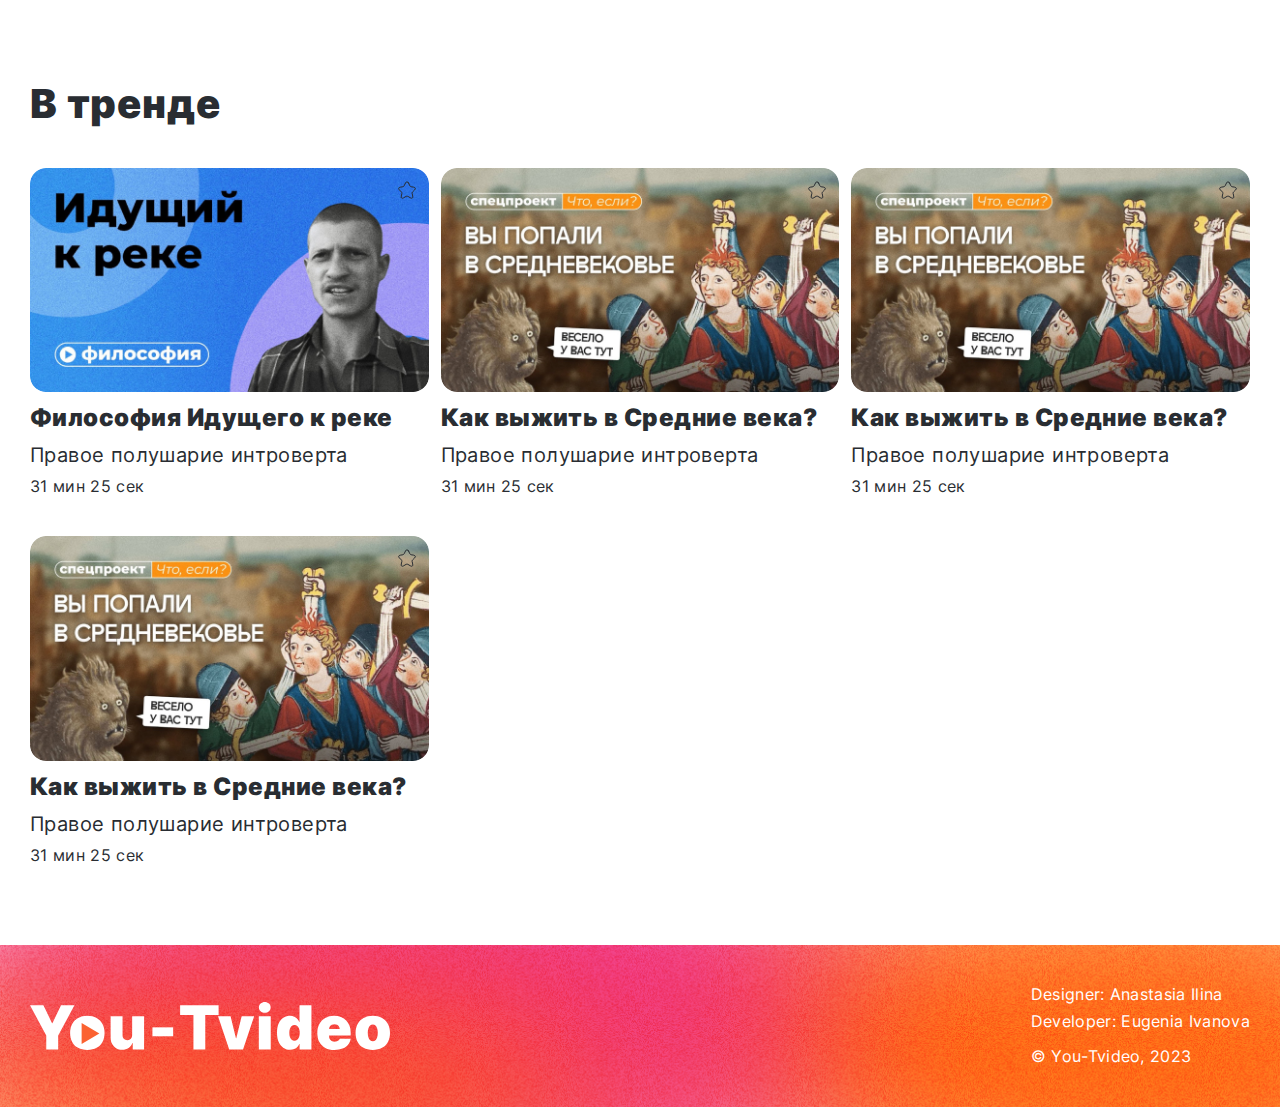
<file: index.html>
<!DOCTYPE html>
<html lang="ru">
<head>
  <meta charset="UTF-8">
  <meta name="viewport" content="width=device-width, initial-scale=1.0">
  <title>Удобный видеохостинг для тебя You-Tvideo</title>

  <link rel="stylesheet" href="css/normalize.css">
  <link rel="stylesheet" href="css/index.css">

  <script defer src="js/navigo.min.js"></script>
  <script defer src="js/index.js"></script>
</head>
<body>

  <main>

    <section class="video-list">
      <div class="container">
        <h2 class="video-list__title">В тренде</h2>

        <ul class="video-list__items">
          <li class="video-list__item">
            <article class="video-card">
              <a class="video-card__link" href="/video.html?id=457gjhs6y77">
                <img class="video-card__thumbnail" src="image/img1.jpg" alt="Превью видео">

                <h3 class="video-card__title">Философия Идущего к реке</h3>

                <p class="video-card__channel">Правое полушарие интроверта</p>

                <p class="video-card__duration">31 мин 25 сек</p>
              </a>

              <button class="video-card__favorite" type="button" aria-label="Добавить в избранное">
                <svg class="video-card__icon">
                  <use class="star-o" xlink:href="image/sprite.svg#star-ob"></use>
                  <use class="star" xlink:href="image/sprite.svg#star"></use>
                </svg>
              </button>
            </article>
          </li>

          <li class="video-list__item">
            <article class="video-card">
              <a class="video-card__link" href="/video.html?id=457gjhs6y77">
                <img class="video-card__thumbnail" src="image/img2.jpg" alt="Превью видео">
          
                <h3 class="video-card__title">Как выжить в Средние века?</h3>
          
                <p class="video-card__channel">Правое полушарие интроверта</p>
          
                <p class="video-card__duration">31 мин 25 сек</p>
              </a>
          
              <button class="video-card__favorite video-card__favorite_active" type="button" aria-label="Добавить в избранное">
                <svg class="video-card__icon">
                  <use class="star-o" xlink:href="image/sprite.svg#star-ob"></use>
                  <use class="star" xlink:href="image/sprite.svg#star"></use>
                </svg>
              </button>
            </article>
          </li>

          <li class="video-list__item">
            <article class="video-card">
              <a class="video-card__link" href="/video.html?id=457gjhs6y77">
                <img class="video-card__thumbnail" src="image/img2.jpg" alt="Превью видео">
          
                <h3 class="video-card__title">Как выжить в Средние века?</h3>
          
                <p class="video-card__channel">Правое полушарие интроверта</p>
          
                <p class="video-card__duration">31 мин 25 сек</p>
              </a>
          
              <button class="video-card__favorite video-card__favorite_active" type="button" aria-label="Добавить в избранное">
                <svg class="video-card__icon">
                  <use class="star-o" xlink:href="image/sprite.svg#star-ob"></use>
                  <use class="star" xlink:href="image/sprite.svg#star"></use>
                </svg>
              </button>
            </article>
          </li>

          <li class="video-list__item">
            <article class="video-card">
              <a class="video-card__link" href="/video.html?id=457gjhs6y77">
                <img class="video-card__thumbnail" src="image/img2.jpg" alt="Превью видео">
          
                <h3 class="video-card__title">Как выжить в Средние века?</h3>
          
                <p class="video-card__channel">Правое полушарие интроверта</p>
          
                <p class="video-card__duration">31 мин 25 сек</p>
              </a>
          
              <button class="video-card__favorite video-card__favorite_active" type="button" aria-label="Добавить в избранное">
                <svg class="video-card__icon">
                  <use class="star-o" xlink:href="image/sprite.svg#star-ob"></use>
                  <use class="star" xlink:href="image/sprite.svg#star"></use>
                </svg>
              </button>
            </article>
          </li>
        </ul>
      </div>
    </section>
  </main>

  <footer class="footer">
    <div class="container footer__container">
      <a class="footer__link footer__link-logo" href="/">
        <svg class="footer__logo" viewBox="0 0 360 48" role="img" aria-label="Логотип сервиса You-Tvideo">
          <use xlink:href="/image/sprite.svg#logo-white"></use>
        </svg>
      </a>

      
      <ul class="footer__developers">
        <li class="footer__developers-item">
          Designer: <a class="footer__developers-link" href="https://t.me/Mrshmallowww" target="_blank"rel="noopener">Anastasia Ilina</a>
        </li>
        <li class="footer__developers-item">
          Developer: <a class="footer__developers-link" href="https://t.me/sesame163" target="_blank"rel="noopener">Eugenia Ivanova</a>
        </li>
      </ul>
      
      <p class="footer__copyright">© You-Tvideo, 2023</p>
    </div>
  </footer>

</body>
</html>
</file>
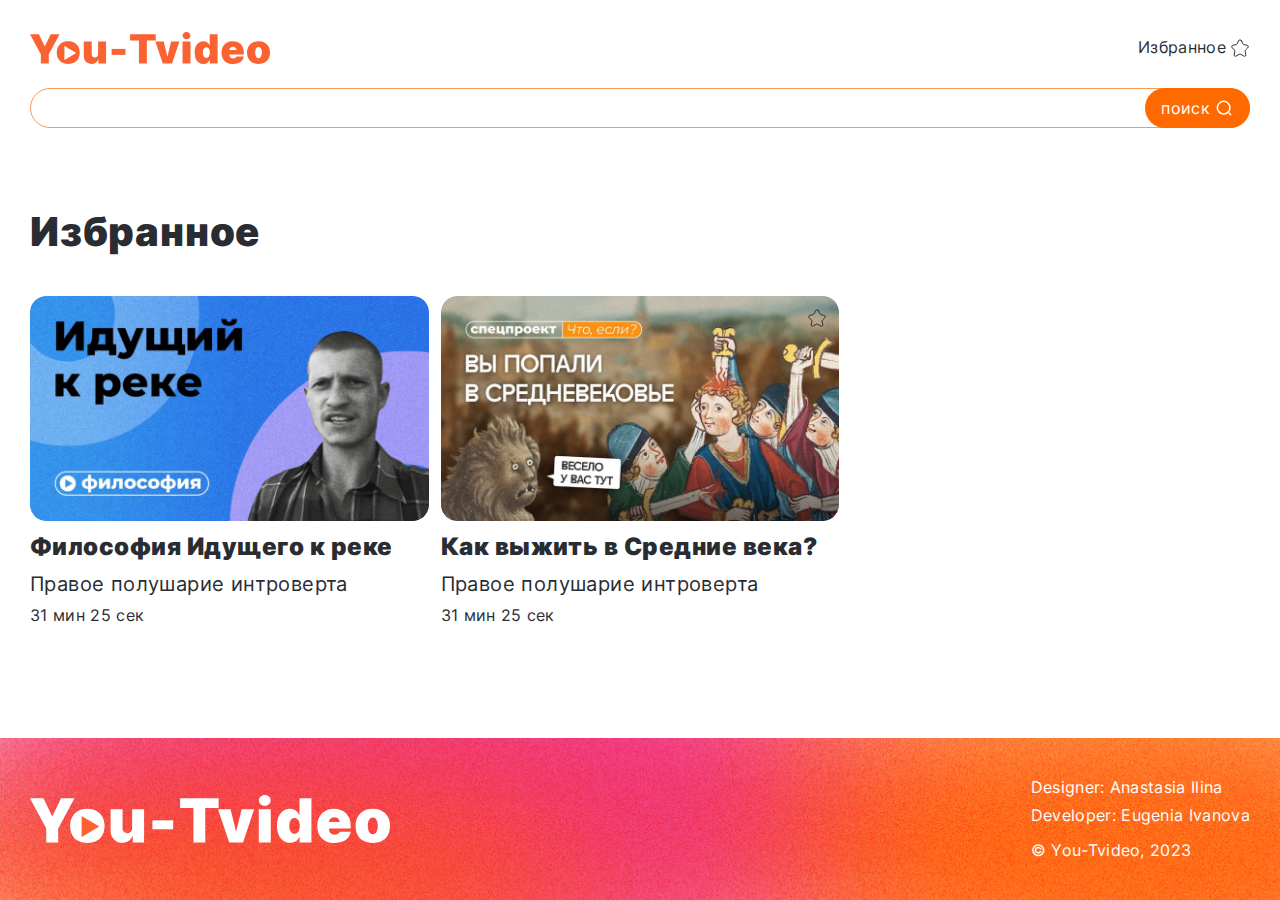
<file: favorite.html>
<!DOCTYPE html>
<html lang="ru">
<head>
  <meta charset="UTF-8">
  <meta name="viewport" content="width=device-width, initial-scale=1.0">
  <title>Удобный видеохостинг для тебя You-Tvideo</title>

  <link rel="stylesheet" href="css/normalize.css">
  <link rel="stylesheet" href="css/index.css">
  <script defer src="js/index.js"></script>
</head>
<body>
  <header class="header">
    <div class="header__container container">
      <a class="header__link" href="/">
        <svg class="header__logo" viewBox="0 0 240 32" role="img" aria-label="Логотип сервиса You-Tvideo">
          <use xlink:href="/image/sprite.svg#logo-orange"></use>
        </svg>
      </a>

      <a class="header__link header__link_favorite" href="/favorite.html">
        <span class="header__link-text">Избранное</span>
        <svg class="header__icon">
          <use xlink:href="image/sprite.svg#star-ob"></use>
        </svg>
      </a>
    </div>
  </header>

  <main>
    <div class="search">
      <div class="container">
        <form class="search__form">
          <input class="search__input" type="search">
          <button class="search__btn" type="submit">
            <span>поиск</span>
            <svg class="search__icon">
              <use xlink:href="image/sprite.svg#search"></use>
            </svg>
          </button>
        </form>
      </div>
    </div>

    <section class="video-list">
      <div class="container">
        <h2 class="video-list__title">Избранное</h2>

        <ul class="video-list__items">
          <li class="video-list__item">
            <article class="video-card">
              <a class="video-card__link" href="/video.html?id=457gjhs6y77">
                <img class="video-card__thumbnail" src="image/img1.jpg" alt="Превью видео">
        
                <h3 class="video-card__title">Философия Идущего к реке</h3>
        
                <p class="video-card__channel">Правое полушарие интроверта</p>
        
                <p class="video-card__duration">31 мин 25 сек</p>
              </a>
        
              <button class="video-card__favorite" type="button"></button>
            </article>
          </li>
        
          <li class="video-list__item">
            <article class="video-card">
              <a class="video-card__link" href="/video.html?id=457gjhs6y77">
                <img class="video-card__thumbnail" src="image/img2.jpg" alt="Превью видео">
        
                <h3 class="video-card__title">Как выжить в Средние века?</h3>
        
                <p class="video-card__channel">Правое полушарие интроверта</p>
        
                <p class="video-card__duration">31 мин 25 сек</p>
              </a>
        
              <button class="video-card__favorite" type="button" aria-label="Добавить в избранное">
                <svg class="search__icon">
                  <use class="star-o" xlink:href="image/sprite.svg#star-ob"></use>
                  <use class="star" xlink:href="image/sprite.svg#star"></use>
                </svg>
              </button>
            </article>
          </li>
        </ul>
      </div>
    </section>
  </main>

  <footer class="footer">
    <div class="container footer__container">
      <a class="footer__link footer__link-logo" href="/">
        <svg class="footer__logo" viewBox="0 0 360 48"" role=" img" aria-label="Логотип сервиса You-Tvideo">
          <use xlink:href="/image/sprite.svg#logo-white"></use>
        </svg>
      </a>

      
      <ul class="footer__developers">
        <li class="footer__developers-item">
          Designer: <a class="footer__developers-link" href="https://t.me/Mrshmallowww" target="_blank"rel="noopener">Anastasia Ilina</a>
        </li>
        <li class="footer__developers-item">
          Developer: <a class="footer__developers-link" href="https://t.me/sesame163" target="_blank"rel="noopener">Eugenia Ivanova</a>
        </li>
      </ul>
      
      <p class="footer__copyright">© You-Tvideo, 2023</p>
    </div>
  </footer>

</body>
</html>
</file>
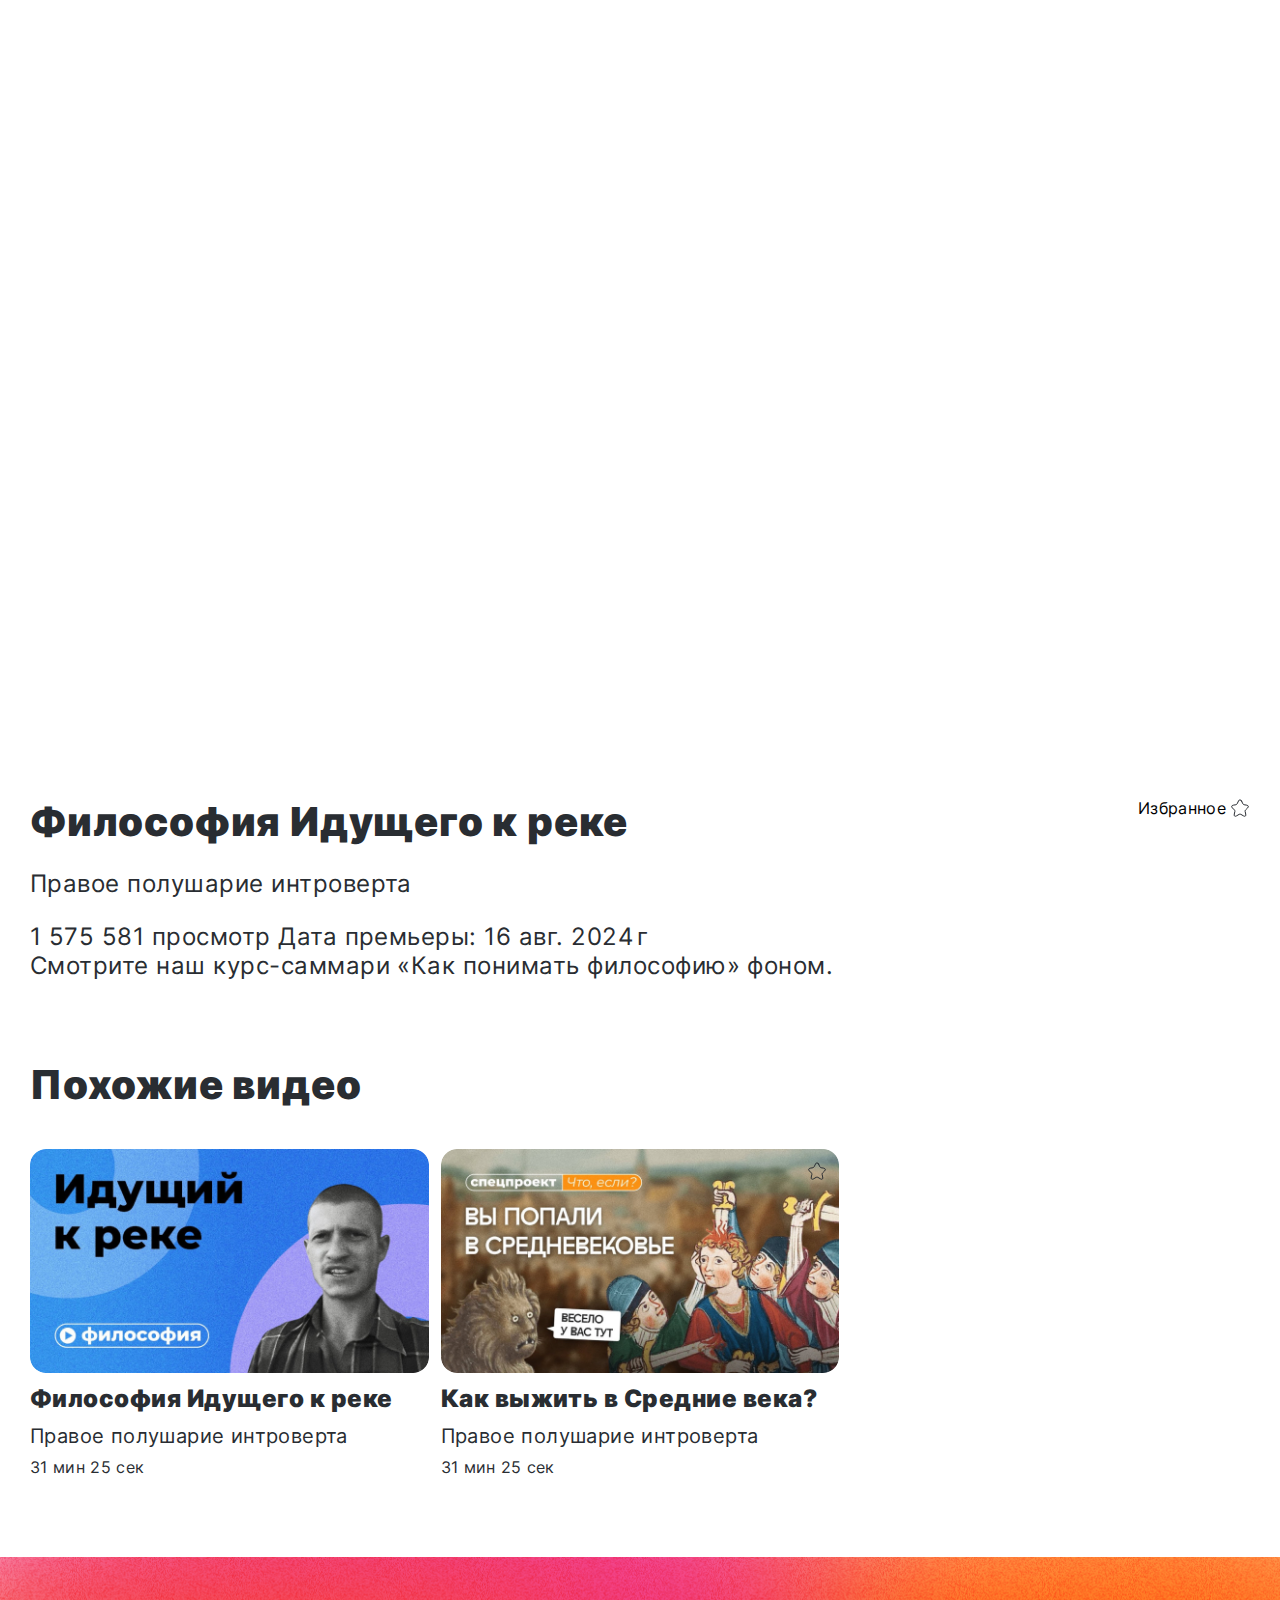
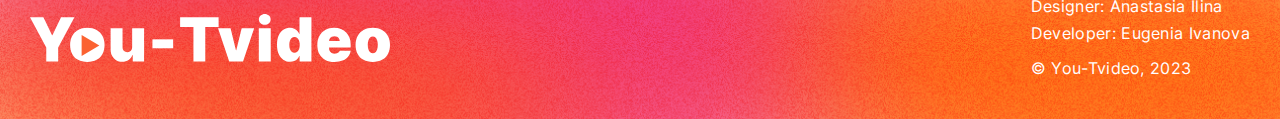
<file: video.html>
<!DOCTYPE html>
<html lang="ru">
<head>
  <meta charset="UTF-8">
  <meta name="viewport" content="width=device-width, initial-scale=1.0">
  <title>Удобный видеохостинг для тебя You-Tvideo</title>

  <link rel="stylesheet" href="css/normalize.css">
  <link rel="stylesheet" href="css/index.css">
  <script defer src="js/index.js"></script>
</head>
<body>

  <main>

    <section class="video">
      <div class="container">
        <div class="video__player">
          <iframe class="video__iframe" src="https://www.youtube.com/embed/gdD2F2WplkM" frameborder="0" allowfullscreen 
          allow="accelerometer; autoplay; clipboard-write; encrypted-media; gyroscope; picture-in-picture; web-share"></iframe>
        </div>

        <div class="video__container">
          <div class="video__content">
            <h2 class="video__title">Философия Идущего к реке</h2>
          
            <p class="video__channel">Правое полушарие интроверта</p>
          
            <p class="video__info">
              <span class="video__views">1 575 581 просмотр</span>
              <span class="video__date">Дата премьеры: 16 авг. 2024 г</span>
            </p>
          
            <p class="video__description">Смотрите наш курс-саммари «Как понимать философию» фоном.</p>
          </div>

          <button class="video__link favorite" href="/favorite.html">
            <span class="video__no-favorite">Избранное</span>
            <span class="video__favorite">В избранном</span>
            <svg class="video__icon">
              <use xlink:href="image/sprite.svg#star-ob"></use>
            </svg>
          </button>
        </div>
      </div>
    </section>

    <section class="video-list">
      <div class="container">
        <h2 class="video-list__title">Похожие видео</h2>

        <ul class="video-list__items">
          <li class="video-list__item">
            <article class="video-card">
              <a class="video-card__link" href="/video.html?id=457gjhs6y77">
                <img class="video-card__thumbnail" src="image/img1.jpg" alt="Превью видео">
        
                <h3 class="video-card__title">Философия Идущего к реке</h3>
        
                <p class="video-card__channel">Правое полушарие интроверта</p>
        
                <p class="video-card__duration">31 мин 25 сек</p>
              </a>
        
              <button class="video-card__favorite" type="button"></button>
            </article>
          </li>
        
          <li class="video-list__item">
            <article class="video-card">
              <a class="video-card__link" href="/video.html?id=457gjhs6y77">
                <img class="video-card__thumbnail" src="image/img2.jpg" alt="Превью видео">
        
                <h3 class="video-card__title">Как выжить в Средние века?</h3>
        
                <p class="video-card__channel">Правое полушарие интроверта</p>
        
                <p class="video-card__duration">31 мин 25 сек</p>
              </a>
        
              <button class="video-card__favorite" type="button" aria-label="Добавить в избранное">
                <svg class="search__icon">
                  <use class="star-o" xlink:href="image/sprite.svg#star-ob"></use>
                  <use class="star" xlink:href="image/sprite.svg#star"></use>
                </svg>
              </button>
            </article>
          </li>
        </ul>
      </div>
    </section>
  </main>

  <footer class="footer">
    <div class="container footer__container">
      <a class="footer__link footer__link-logo" href="/">
        <svg class="footer__logo" viewBox="0 0 360 48"" role=" img" aria-label="Логотип сервиса You-Tvideo">
          <use xlink:href="/image/sprite.svg#logo-white"></use>
        </svg>
      </a>

      
      <ul class="footer__developers">
        <li class="footer__developers-item">
          Designer: <a class="footer__link footer__link-developers" href="https://t.me/Mrshmallowww" target="_blank"rel="noopener">Anastasia Ilina</a>
        </li>
        <li class="footer__developers-item">
          Developer: <a class="footer__link footer__link-developers" href="https://t.me/sesame163" target="_blank"rel="noopener">Eugenia Ivanova</a>
        </li>
      </ul>
      
      <p class="footer__copyright">© You-Tvideo, 2023</p>
    </div>
  </footer>

</body>
</html>
</file>
<file: css/index.css>
@font-face {
  font-family: Inter;
  font-weight: 400;
  src: url('../fonts/inter-v13-cyrillic_latin-regular.woff2');
}

@font-face {
  font-family: Inter;
  font-weight: 900;
  src: url('../fonts/inter-v13-cyrillic_latin-900.woff2');
}

html {
  position: relative;
  box-sizing: border-box;
}

*,
*::before,
*::after {
  box-sizing: inherit;
}

body {
  position: relative;
  overflow-x: hidden;
  min-width: 320px;
  min-height: 100vh;
  font-family: Inter, sans-serif;
  -webkit-font-smoothing: antialiased;
  -moz-osx-font-smoothing: grayscale;
  text-rendering: optimizeLegibility;
  -webkit-tap-highlight-color: rgba(0, 0, 0, 0);
  -webkit-tap-highlight-color: transparent;
  font-size: 20px;
  line-height: 1.2;
  color: #292D32;
  background-color: #fff;
  display: flex;
  flex-direction: column;
}

main {
  flex-grow: 1;
}

img,
svg {
  display: block;
  max-width: 100%;
  height: auto;
}

svg {
  max-height: 100%;
}


button {
  padding: 0;
  cursor: pointer;
  border: none;
  background-color: transparent;
}

a {
  text-decoration: none;
  color: inherit;
}

ul {
  list-style: none;
  padding: 0;
  margin: 0;
}

h1,
h2,
h3,
p,
figure,
fieldset {
  margin: 0;
}

iframe {
  border: none;
}

/*
Доступно скрываю элементы
*/

.visually-hidden {
  position: fixed;
  transform: scale(0);
}


/*
Пример контейнера

Если контейнер 1260px по макету,
то для max-width прибавляем паддинги 30px*2, 
в итоге 1320px
Чтобы контент не прижимался к краям экрана
*/

.container {
  --container-width: 1260px;
  --container-offset: 30px;
  max-width: calc(var(--container-width) + (var(--container-offset) * 2));
  padding: 0 var(--container-offset);
  margin: 0 auto;
}

.header {
  padding: 32px 0 24px;
}

.header__container {
  display: flex;
  text-align: center;
  justify-content: space-between;
}

.header__logo {
  width: 240px;
}

.header__link_favorite {
  display: flex;
  align-items: center;
  gap: 4px;
  font-size: 16px;
  letter-spacing: 0.02em;
}

.header__icon {
  width: 20px;
  height: 20px;
}

.hero {
  padding: 60px 0 80px;
  background: #FF6A00 url('../image/bg.jpg') center/cover;
  color: #fff;
  margin-bottom: 32px;
}

.hero__container {
  position: relative;
  display: flex;
  flex-direction: column;
  align-items: center;
}

.hero__logo {
  width: 240px;
  margin-bottom: 80px;
}

.hero__title {
  font-size: 70px;
  font-weight: 900;
  letter-spacing: 0.02em;
  margin-bottom: 40px;
  text-align: center;
}

.hero__tagline {
  letter-spacing: 0.02em;
  text-align: center;
}

.hero__link {
  position: absolute;
  right: 0;
  top: -36px;
  display: flex;
  align-items: center;
  gap: 4px;
  font-size: 16px;
  letter-spacing: 0.02em;
}

.hero__icon {
  width: 20px;
  height: 20px;
}

.search__form {
  position: relative;
  width: 100%;
}

.search__input {
  width: 100%;
  border-radius: 40px;
  border: 1px solid #FB9953;
  padding: 10px 124px 10px 24px;
  outline: none;
  font-size: 16px;
  letter-spacing: 0.02em;
}

.search__input::placeholder {
  letter-spacing: 0.02em;
  color: #292D32;
}

.search__btn {
  position: absolute;
  top: 0;
  right: 0;
  bottom: 0;
  border-radius: 40px;
  background: #FF6A00;
  display: flex;
  align-items: center;
  gap: 4px;
  padding: 8px 16px;
  font-size: 16px;
  letter-spacing: 0.02em;
  color: #fff;
}

.search__icon {
  width: 20px;
  height: 20px;
}

.video-list {
  padding: 80px 0;
}

.video-list__title {
  font-size: 40px;
  font-weight: 900;
  letter-spacing: 0.02em;
  margin-bottom: 40px;
}

.video-list__items {
  --grid-count: 3;
  --grid-column-gap: 12px;
  display: grid;
  grid-template-columns: repeat(var(--grid-count), 
    calc(
      (100% / var(--grid-count)) - (var(--grid-column-gap) * (var(--grid-count) - 1) / var(--grid-count))
    )
  );
  gap: 40px var(--grid-column-gap);
}

.video-card {
  position: relative;
}

.video-card__thumbnail {
  border-radius: 16px;
  margin-bottom: 12px;
  width: 100%;
}

.video-card__title {
  font-size: 24px;
  font-weight: 900;
  letter-spacing: 0.02em;
  margin-bottom: 10px;
}

.video-card__channel {
  letter-spacing: 0.02em;
  margin-bottom: 10px;
}

.video-card__duration {
  font-size: 16px;
  letter-spacing: 0.02em;
}

.video-card__favorite {
  position: absolute;
  top: 12px;
  right: 12px;
}

.video-card__favorite .star {
  display: none;
}

.video-card__favorite.active .star {
  display: block;
}

.video-card__icon {
  width: 20px;
  height: 20px;
}

.video {
  padding-top: 80px;
}

.video__player {
  position: relative;
  padding-bottom: 56.25%;
  height: 0;
  overflow: hidden;
  margin-bottom: 32px;
}

.video__iframe {
  position: absolute;
  top: 0;
  left: 0;
  width: 100%;
  height: 100%;
  border-radius: 16px;
}

.video__container {
  display: flex;
  justify-content: space-between;
  gap: 34px;
}

.video__content {
  max-width: 1048px;
  hyphens: auto;
  overflow-wrap: anywhere;
}

.video__link {
  flex-shrink: 0;
  align-self: self-start;
  width: max-content;
  white-space: nowrap;
  display: flex;
  align-items: center;
  gap: 4px;
  font-size: 16px;
  letter-spacing: 0.02em;
}

.video__icon {
  width: 20px;
  height: 20px;
}

.video__link .video__no-favorite {
  display: block;
}

.video__link .video__favorite {
  display: none;
}

.video__link.active .video__no-favorite {
  display: none;
}

.video__link.active .video__favorite {
  display: block;
}

.video__title {
  font-size: 40px;
  font-weight: 900;
  letter-spacing: 0.02em;
  margin-bottom: 24px;
}

.video__channel {
  font-size: 24px;
  letter-spacing: 0.02em;
  margin-bottom: 24px;
}

.video__info,
.video__description {
  font-size: 24px;
  letter-spacing: 0.02em;
}

.footer {
  padding: 40px 0;
  background: #FF6A00 url('../image/footer-bg.jpg') center/cover;
  color: #fff;
  font-size: 16px;
  letter-spacing: 0.02em;
}

.footer__container {
  display: grid;
  grid-template-columns: 1fr max-content;
  align-items: center;
  justify-content: space-between;
  gap: 16px 30px;
}

.footer__link:hover {
  color: #ccc;
}

.footer__link-logo {
  grid-column: 1 /2;
  grid-row: 1 /3;
  max-width: 360px;
  width: 100%;
}

.footer__logo {
  width: 100%;
}

.footer__developers {
  grid-column: 2 /3;
}

.footer__copyright {
  grid-column: 2 /3;
}

.footer__developers-item {
  margin-bottom: 8px;
}

.footer__developers-item:last-child {
  margin-bottom: 0;
}

.preload {
  height: 100%;
  width: 100%;
  display: flex;
  margin: auto;
}

.preload__text {
  color: #FF6A00;
}

@media (max-width: 1024px) {
  .container {
    --container-width: 942px;
  }

  .hero {
    padding: 40px 0 58px;
  }

  .hero__logo {
    width: 200px;
    margin-bottom: 45px;
  }

  .hero__title {
    font-size: 50px;
    margin-bottom: 32px;
  }

  .hero__link {
    top: -16px;
  }

  .video-list {
    padding: 60px 0;
  }

  .video-list__title {
    font-size: 32px;
    margin-bottom: 32px;
  }

  .video-list__items {
    row-gap: 32px;
  }

  .video-card__title {
    font-size: 20px;
  }

  .video-card__channel {
    font-size: 16px;
  }

  .video-card__duration {
    font-size: 14px;
  }

  .video__title {
    font-size: 32px;
  }

  .video__channel {
    font-size: 20px;
    margin-bottom: 20px;
  }

  .video__info, 
  .video__description {
    font-size: 20px;
  }

  .footer {
    padding: 27px 0;
    font-size: 14px;
  }

  .footer__container {
    grid-template-columns: 305px max-content;
  }

  .footer__link-logo {
    max-width: 305px;
  }
}

@media (max-width: 768px) {
  .container {
    --container-width: 624px;
  }

  .hero {
    padding-bottom: 57px;
  }

  .hero__link-text,
  .header__link-text {
    position: fixed;
    transform: scale(0);
  }

  .hero__title {
    font-size: 40px;
  }

  .video-list__items {
    --grid-count: 2;
    gap: 24px;
  }

  .video {
    padding-top: 40px;
  }

  .video__container {
    flex-direction: column-reverse;
  }

  .video__player {
    margin-bottom: 20px;
  }
}

@media (max-width: 560px) {
  .container {
    --container-offset: 11px;
  }

  .hero {
    padding: 16px 0 32px;
    margin-bottom: 20px;
  }

  .hero__container {
    display: grid;
    justify-content: space-between;
    align-items: center;
  }

  .hero__logo {
    width: 145px;
    grid-row: 1 /2;
    grid-column: 1 /2;
    margin-bottom: 0;
  }

  .hero__link {
    position: static;
    grid-row: 1 /2;
    grid-column: 2 /3;
    justify-self: end;
  }

  .hero__title {
    grid-column: 1 / 3;
    font-size: 24px;
    margin-bottom: 0;
    padding: 25px 0 20px;
  }

  .hero__tagline {
    grid-column: 1 / 3;
    font-size: 16px;
  }

  .header__logo {
    max-width: 145px;
  }

  .video-list {
    padding: 40px 0 60px;
  }

  .video-list__title {
    font-size: 24px;
    margin-bottom: 20px;
  }

  .video-list__items {
    --grid-count: 1;
    gap: 20px;
  }

  .video-card__title {
    font-size: 18px;
    margin-bottom: 6px;
  }

  .video__title {
    font-size: 24px;
    margin-bottom: 16px;
  }

  .video__channel,
  .video__info,
  .video__description {
    font-size: 16px;
  }

  .video__channel {
    margin-bottom: 12px;
  }

  .footer {
    padding: 24px 0 32px;
  }

  .footer__container {
    display: flex;
    flex-direction: column;
    align-items: start;
  }

  .footer__link-logo {
    max-width: 180px;
    margin-bottom: 24px;
  }

  .footer__developers {
    margin-bottom: 16px;
  }
}
</file>
